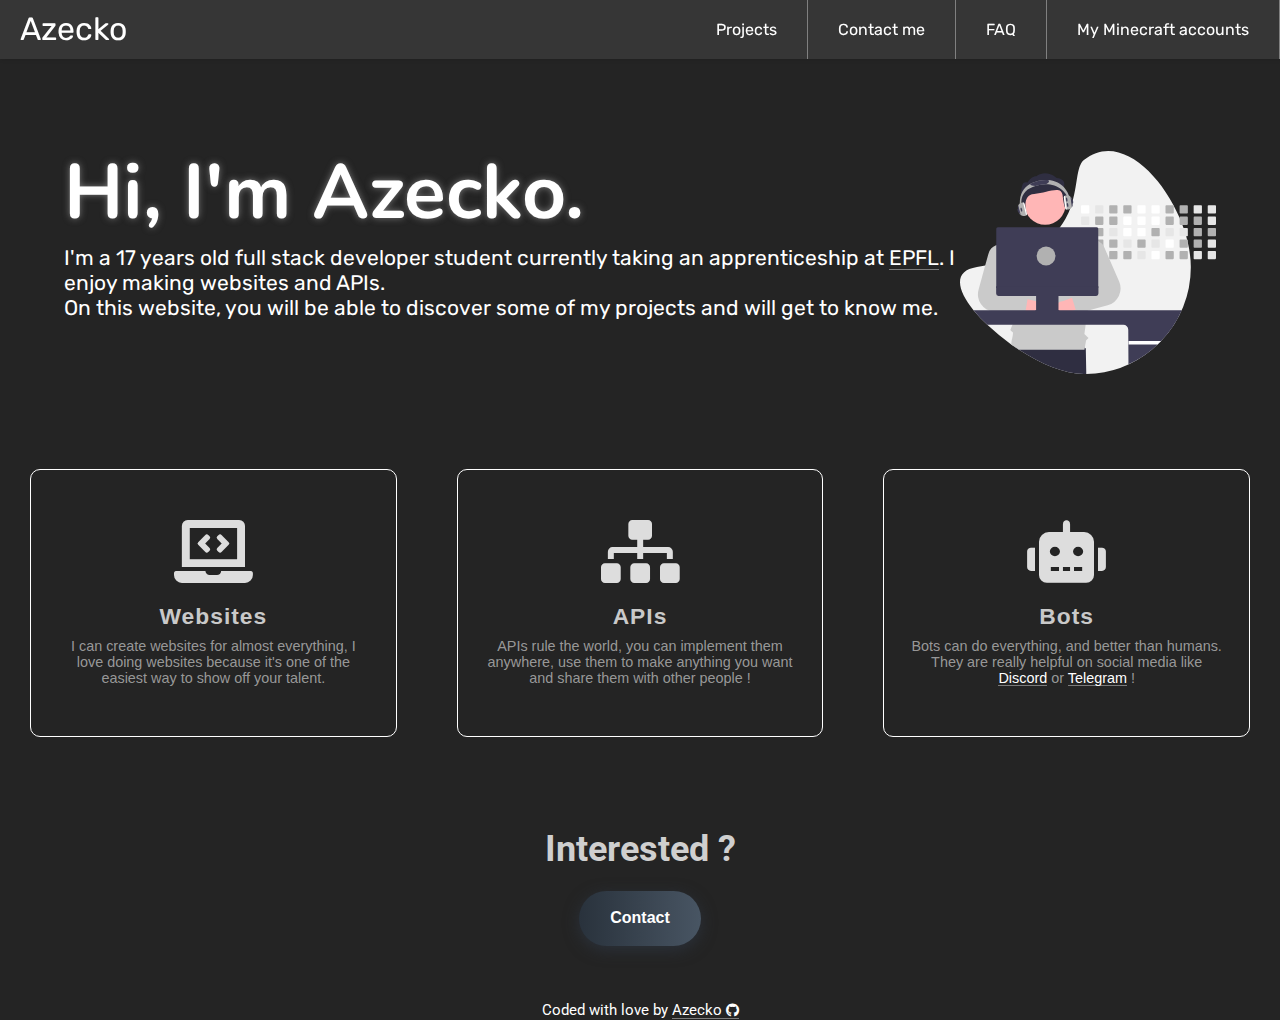
<file: index.html>
<!DOCTYPE html>
<html lang="fr">

<head>
  <meta charset="UTF-8">
  <meta http-equiv="X-UA-Compatible" content="IE=edge">
  <meta name="viewport" content="width=device-width, initial-scale=1.0">
  <title>Azecko</title>
  <link rel="stylesheet" href="styles.css">
  <link rel="preconnect" href="https://fonts.googleapis.com">
  <link rel="preconnect" href="https://fonts.gstatic.com" crossorigin>
  <link href="https://fonts.googleapis.com/css2?family=Rubik&display=swap" rel="stylesheet">
  <link href="https://fonts.googleapis.com/css2?family=Nunito:wght@800&display=swap" rel="stylesheet">
  <link rel="stylesheet" href="https://use.fontawesome.com/releases/v5.6.1/css/all.css">
  <link href="https://fonts.googleapis.com/css2?family=Roboto:wght@700&display=swap" rel="stylesheet">
  <link rel="icon" type="image/x-icon" href="./images/favicon.jpg">
</head>

<body>
  <header class="header">
    <a href="" class="logo">Azecko</a>
    <input class="menu-btn" type="checkbox" id="menu-btn" />
    <label class="menu-icon" for="menu-btn"><span class="navicon"></span></label>
    <ul class="menu">
          <li><a href="./projects.html">Projects</a></li>
          <li><a href="./contact.html">Contact me</a></li>
          <li><a href="./faq.html">FAQ</a></li>
          <li><a href="./minecraftaccounts.html">My Minecraft accounts</a></li>
    </ul>
  </header>

  <section class="welcome" id="about">
    <div class="text">
      <div class="text-2">
        <h1>Hi, I'm Azecko.</h1>
        <p>I'm a 17 years old full stack developer student currently taking an apprenticeship at <a href="https://epfl.ch" target="_blank" class="underline">EPFL</a>. I enjoy making websites and APIs.
        <br>On this website, you will be able to discover some of my projects and will get to know me.</p><br>
      </div>
    </div>
    <div class="developer-image">
      <img src="./images/developer_activity.svg" alt="Developer" class="developer">
    </div>
  </section>

  <section class="services" id="services">
    <div class="s-box-container">
      <div class="s-box">
        <i class="fas fa-laptop-code" style='font-size:7vh; color: rgb(221, 221, 221);'></i>
        <h1>Websites</h1>
        <p>I can create websites for almost everything, I love doing websites because it's one of the easiest way to show off your talent.</p>
      </div>
      <div class="s-box">
        <i class="fas fa-sitemap" style='font-size:7vh; color: rgb(221, 221, 221);'></i>
        <h1>APIs</h1>
        <p>APIs rule the world, you can implement them anywhere, use them to make anything you want and share them with other people !</p>
      </div>
      <div class="s-box">
        <i class="fas fa-robot" style='font-size:7vh; color: rgb(221, 221, 221);'></i>
        <h1>Bots</h1>
        <p>Bots can do everything, and better than humans. They are really helpful on social media like <a class="underline" href="https://discord.com" target="_blank">Discord</a> or <a class="underline" href="https://telegram.org" target="_blank">Telegram</a> !</p>
      </div>
    </div>
  </section>

  <section class="contact">
    <h1>Interested ?</h1>
    <button class="contact-button" onclick="location.href='./contact.html'" type="button">Contact</button>
  </section>

  <br><br><br>

  <footer class="footer">
    <p>Coded with love by <a href="https://github.com/Azecko" target="_blank" class="underline">Azecko <i
          class="fab fa-github" style='font-size:1.5vh'></i> </a></p>
  </footer>

</body>

</html>
</file>
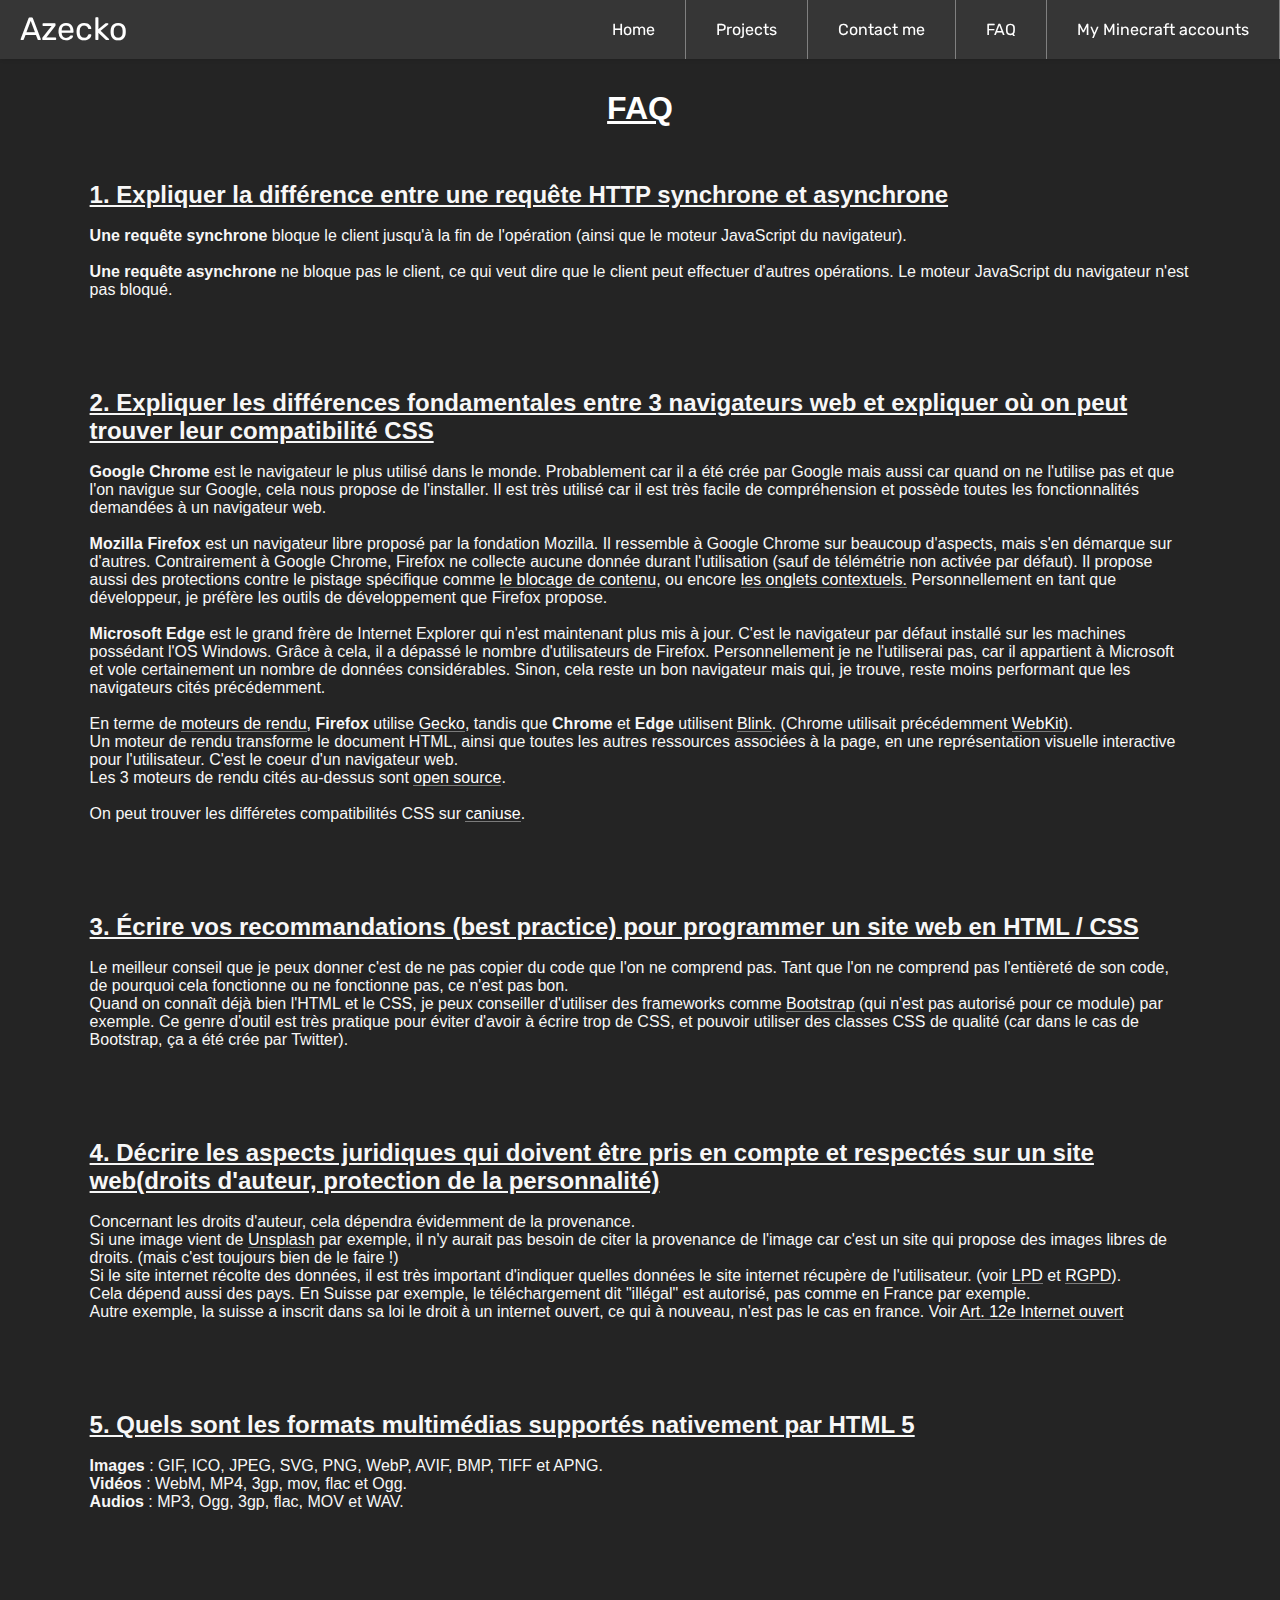
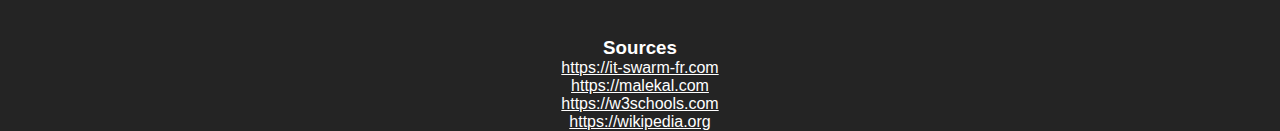
<file: faq.html>
<!DOCTYPE html>
<html lang="fr">

<head>
    <meta charset="UTF-8">
    <meta http-equiv="X-UA-Compatible" content="IE=edge">
    <meta name="viewport" content="width=device-width, initial-scale=1.0">
    <title>FAQ - Azecko</title>
    <link rel="stylesheet" href="styles.css">
    <link href="https://fonts.googleapis.com/css2?family=Rubik&display=swap" rel="stylesheet">
    <link rel="icon" type="image/x-icon" href="./images/favicon.jpg">
</head>

<body>
    <header class="header">
        <a href="./index.html" class="logo">Azecko</a>
        <input class="menu-btn" type="checkbox" id="menu-btn" />
        <label class="menu-icon" for="menu-btn"><span class="navicon"></span></label>
        <ul class="menu">
            <li><a href="./index.html">Home</a></li>
            <li><a href="./projects.html">Projects</a></li>
            <li><a href="./contact.html">Contact me</a></li>
            <li><a href="./faq.html">FAQ</a></li>
            <li><a href="./minecraftaccounts.html">My Minecraft accounts</a></li>
        </ul>
    </header>
    <br><br><br><br><br>
    <div class="faq">
        <h1>FAQ</h1>
        <br><br><br>

        <h2>1. Expliquer la différence entre une requête HTTP synchrone et asynchrone</h2>
        <br>
        <p><strong>Une requête synchrone</strong> bloque le client jusqu'à la fin de l'opération (ainsi que le moteur JavaScript du navigateur).<br><br>
        <strong>Une requête asynchrone</strong> ne bloque pas le client, ce qui veut dire que le client peut effectuer d'autres opérations. Le moteur JavaScript du navigateur n'est pas bloqué.</p>
        <br><br><br><br><br>

        <h2>2. Expliquer les différences fondamentales entre 3 navigateurs web et expliquer où on peut trouver leur compatibilité CSS</h2>
        <br>
        <p><strong>Google Chrome</strong> est le navigateur le plus utilisé dans le monde. Probablement car il a été crée par Google mais aussi car quand on ne l'utilise pas et que l'on navigue sur Google, cela nous propose de l'installer.
        Il est très utilisé car il est très facile de compréhension et possède toutes les fonctionnalités demandées à un navigateur web. <br><br>
        <strong>Mozilla Firefox</strong> est un navigateur libre proposé par la fondation Mozilla. Il ressemble à Google Chrome sur beaucoup d'aspects, mais s'en démarque sur d'autres. Contrairement à Google Chrome, Firefox ne collecte aucune donnée durant l'utilisation (sauf de télémétrie non activée par défaut).
        Il propose aussi des protections contre le pistage spécifique comme <a class="underline" href="https://support.mozilla.org/fr/kb/blocage-contenu-mixte-firefox" target="_blank">le blocage de contenu</a>, ou encore <a class="underline" href="https://support.mozilla.org/fr/kb/conteneurs" target="_blank">les onglets contextuels.</a>
        Personnellement en tant que développeur, je préfère les outils de développement que Firefox propose. <br><br>
        <strong>Microsoft Edge</strong> est le grand frère de Internet Explorer qui n'est maintenant plus mis à jour. C'est le navigateur par défaut installé sur les machines possédant l'OS Windows. Grâce à cela, il a dépassé le nombre d'utilisateurs de Firefox.
        Personnellement je ne l'utiliserai pas, car il appartient à Microsoft et vole certainement un nombre de données considérables. Sinon, cela reste un bon navigateur mais qui, je trouve, reste moins performant que les navigateurs cités précédemment.<br><br>
        En terme de <a class="underline" href="https://fr.wikipedia.org/wiki/Moteur_de_rendu_HTML" target="_blank">moteurs de rendu</a>, <strong>Firefox</strong> utilise <a class="underline" href="https://en.wikipedia.org/wiki/Gecko_(software)" target="_blank">Gecko</a>, tandis que <strong>Chrome</strong> et <strong>Edge</strong> utilisent <a class="underline" href="https://en.wikipedia.org/wiki/Blink_(browser_engine)" target="_blank">Blink</a>. (Chrome utilisait précédemment <a class="underline" href="" target="_blank">WebKit</a>).<br>
        Un moteur de rendu transforme le document HTML, ainsi que toutes les autres ressources associées à la page, en une représentation visuelle interactive pour l'utilisateur. C'est le coeur d'un navigateur web.<br>
        Les 3 moteurs de rendu cités au-dessus sont <a class="underline" href="https://fr.wikipedia.org/wiki/Open_source" target="_blank">open source</a>.<br><br>
        On peut trouver les différetes compatibilités CSS sur <a class="underline" href="https://caniuse.com" target="_blank">caniuse</a>.</p>
        <br><br><br><br><br>

        <h2>3. Écrire vos recommandations (best practice) pour programmer un site web en HTML / CSS</h2>
        <br>
        <p>Le meilleur conseil que je peux donner c'est de ne pas copier du code que l'on ne comprend pas. Tant que l'on ne comprend pas l'entièreté de son code, de pourquoi cela fonctionne ou ne fonctionne pas, ce n'est pas bon.<br>
        Quand on connaît déjà bien l'HTML et le CSS, je peux conseiller d'utiliser des frameworks comme <a class="underline" href="https://getbootstrap.com/" target="_blank">Bootstrap</a> (qui n'est pas autorisé pour ce module) par exemple. Ce genre d'outil est très pratique pour éviter d'avoir à écrire trop de CSS, et pouvoir utiliser des classes CSS de qualité (car dans le cas de Bootstrap, ça a été crée par Twitter).<br></p>
        <br><br><br><br><br>

        <h2>4. Décrire les aspects juridiques qui doivent être pris en compte et respectés sur un site web(droits d'auteur, protection de la personnalité)</h2>
        <br>
        <p>Concernant les droits d'auteur, cela dépendra évidemment de la provenance.<br>
        Si une image vient de <a class="underline" href="https://unsplash.com" target="_blank">Unsplash</a> par exemple, il n'y aurait pas besoin de citer la provenance de l'image car c'est un site qui propose des images libres de droits. (mais c'est toujours bien de le faire !)<br>
        Si le site internet récolte des données, il est très important d'indiquer quelles données le site internet récupère de l'utilisateur. (voir <a class="underline" href="https://www.fedlex.admin.ch/eli/cc/1993/1945_1945_1945/fr" target="_blank">LPD</a> et <a class="underline" href="https://eur-lex.europa.eu/legal-content/FR/TXT/HTML/?uri=CELEX:32016R0679#d1e2207-1-1" target="_blank">RGPD</a>).<br>
        Cela dépend aussi des pays. En Suisse par exemple, le téléchargement dit "illégal" est autorisé, pas comme en France par exemple.<br>
        Autre exemple, la suisse a inscrit dans sa loi le droit à un internet ouvert, ce qui à nouveau, n'est pas le cas en france. Voir <a class="underline" href="https://www.fedlex.admin.ch/eli/cc/1997/2187_2187_2187/fr#art_12_e" target="_blank">Art. 12e Internet ouvert</a></p>
        <br><br><br><br><br>

        <h2>5. Quels sont les formats multimédias supportés nativement par HTML 5</h2>
        <br>
        <p><strong>Images</strong> : GIF, ICO, JPEG, SVG, PNG, WebP, AVIF, BMP, TIFF et APNG.<br>
        <strong>Vidéos</strong> : WebM, MP4, 3gp, mov, flac et Ogg. <br>
        <strong>Audios</strong> : MP3, Ogg, 3gp, flac, MOV et WAV.</p>
    </div>
    <br><br><br><br><br><br><br>

    <div class="sources">
        <h3>Sources</h3>
        <ul>
            <li><a href="https://www.it-swarm-fr.com/fr/webserver/quelle-est-la-difference-entre-une-requete-http-asynchrone-et-synchrone/1073396856/" target="_blank">https://it-swarm-fr.com</a></li>
            <li><a href="https://www.malekal.com/chrome-vs-firefox-quel-est-le-meilleur-lequel-choisir/" target="_blank">https://malekal.com</a></li>
            <li><a href="https://www.w3schools.com/html/html_media.asp" target="_blank">https://w3schools.com</a></li>
            <li><a href="https://wikipedia.org" target="_blank">https://wikipedia.org</a></li>
        </ul>
    </div>
</body>

</html>
</file>
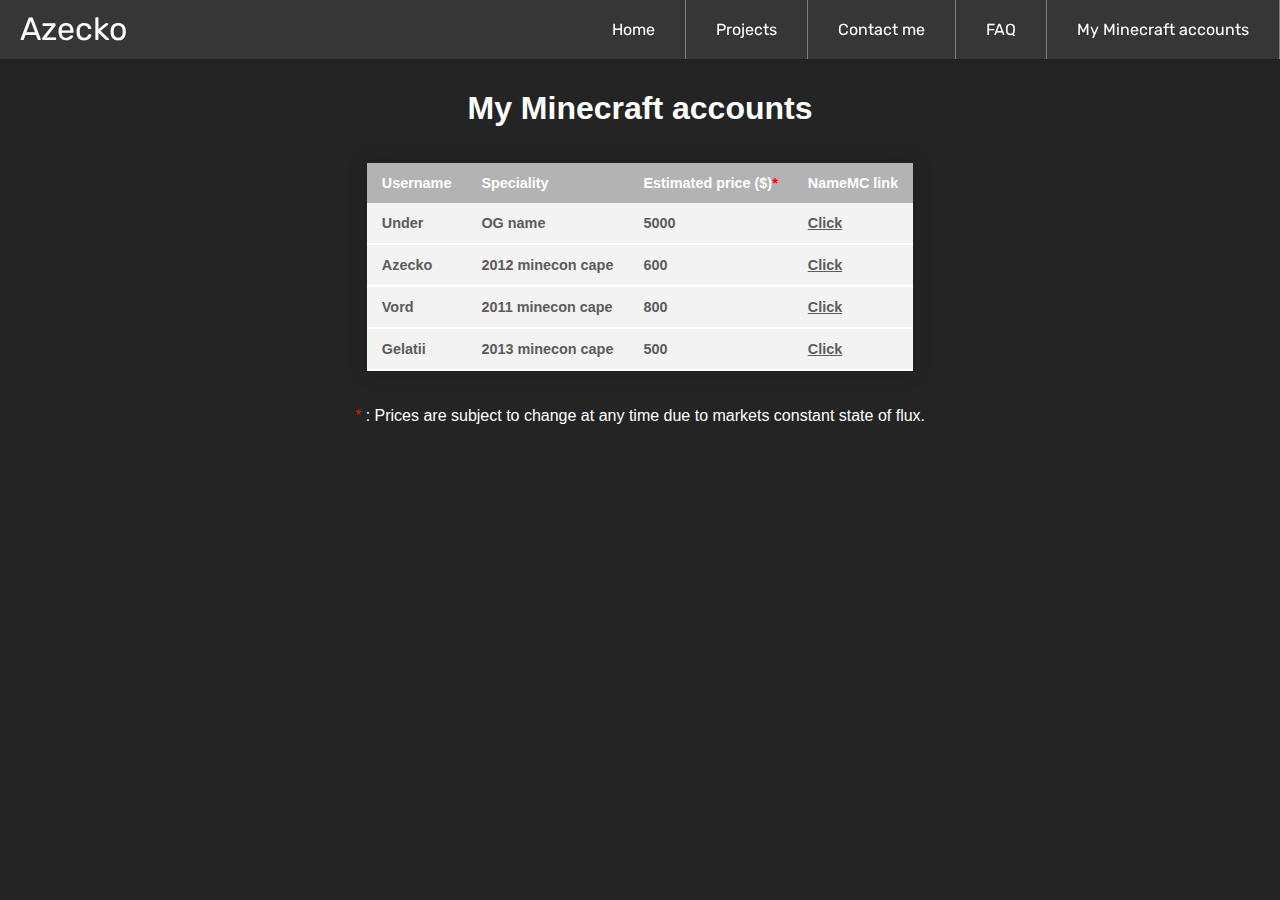
<file: minecraftaccounts.html>
<!DOCTYPE html>
<html lang="en">
<head>
    <meta charset="UTF-8">
    <meta http-equiv="X-UA-Compatible" content="IE=edge">
    <meta name="viewport" content="width=device-width, initial-scale=1.0">
    <title>Minecraft accounts - Azecko</title>
    <link rel="stylesheet" href="styles.css">
    <link href="https://fonts.googleapis.com/css2?family=Rubik&display=swap" rel="stylesheet">
    <link rel="icon" type="image/x-icon" href="./images/favicon.jpg">
</head>
<body>
    <header class="header">
        <a href="./index.html" class="logo">Azecko</a>
        <input class="menu-btn" type="checkbox" id="menu-btn" />
        <label class="menu-icon" for="menu-btn"><span class="navicon"></span></label>
        <ul class="menu">
            <li><a href="./index.html">Home</a></li>
            <li><a href="./projects.html">Projects</a></li>
            <li><a href="./contact.html">Contact me</a></li>
            <li><a href="./faq.html">FAQ</a></li>
            <li><a href="./minecraftaccounts.html">My Minecraft accounts</a></li>
        </ul>
    </header>
    <br><br><br><br><br>
    <div class="minecraft-accounts">
        <h1>My Minecraft accounts</h1><br><br>
        <table class="styled-table sortable">
            <thead>
                <tr>
                    <th>Username</th>
                    <th class="no-sort" style="pointer-events: none;">Speciality</th>
                    <th>Estimated price ($)<span style="color: red;">*</span></th>
                    <th class="no-sort" style="pointer-events: none;">NameMC link</th>
                </tr>
            </thead>
            <tbody>
                <tr class="active-row">
                    <td>Under</td>
                    <td>OG name</td>
                    <td>5000</td>
                    <td><a href="https://namemc.com/Under" target="_blank">Click</a></td>
                </tr>
                <tr class="active-row">
                    <td>Azecko</td>
                    <td>2012 minecon cape</td>
                    <td>600</td>
                    <td><a href="https://namemc.com/Azecko" target="_blank">Click</a></td>
                </tr>
                <tr class="active-row">
                    <td>Vord</td>
                    <td>2011 minecon cape</td>
                    <td>800</td>
                    <td><a href="https://namemc.com/vord" target="_blank">Click</a></td>
                </tr>
                <tr class="active-row">
                    <td>Gelatii</td>
                    <td>2013 minecon cape</td>
                    <td>500</td>
                    <td><a href="https://namemc.com/Gelatii" target="_blank">Click</a></td>
                </tr>
            </tbody>
        </table><br><br>
        <p><span style="color: red;">*</span> : Prices are subject to change at any time due to markets constant state of flux.</p>
    </div> 
    <link href="https://tofsjonas.github.io/sortable/sortable.css" rel="stylesheet" />
    <script src="https://tofsjonas.github.io/sortable/sortable.js"></script>
</body>
</html>
</file>
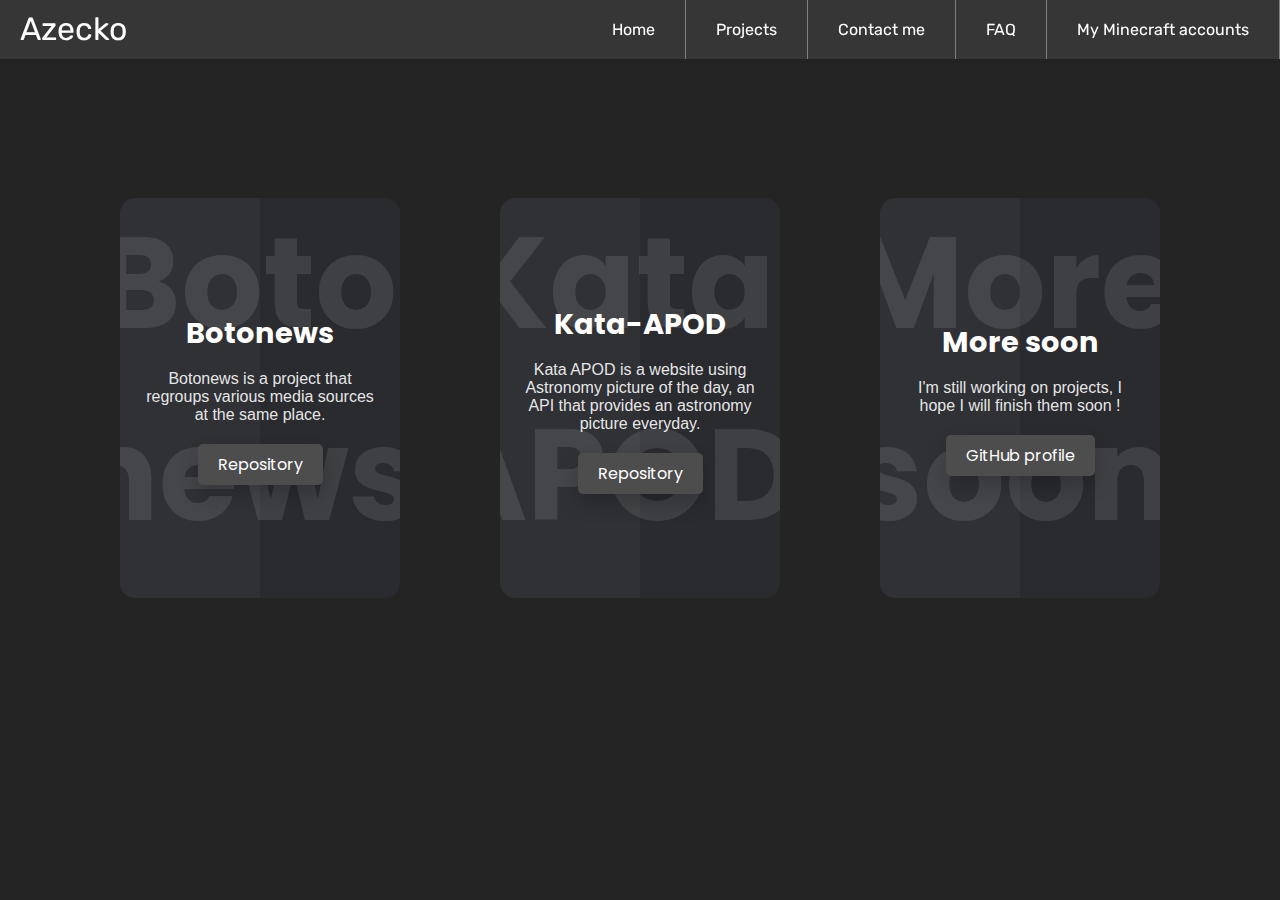
<file: projects.html>
<!DOCTYPE html>
<html lang="en">
<head>
    <meta charset="UTF-8">
    <meta http-equiv="X-UA-Compatible" content="IE=edge">
    <meta name="viewport" content="width=device-width, initial-scale=1.0">
    <title>Projects - Azecko</title>
    <link href="https://fonts.googleapis.com/css2?family=Rubik&display=swap" rel="stylesheet">
    <link href="https://fonts.googleapis.com/css2?family=Poppins:wght@300;400;500;700;800&display=swap" rel="stylesheet">
    <link rel="stylesheet" href="styles.css">
    <link rel="icon" type="image/x-icon" href="./images/favicon.jpg">
</head>
<body>
    <header class="header">
        <a href="./index.html" class="logo">Azecko</a>
        <input class="menu-btn" type="checkbox" id="menu-btn" />
        <label class="menu-icon" for="menu-btn"><span class="navicon"></span></label>
        <ul class="menu">
            <li><a href="./index.html">Home</a></li>
            <li><a href="./projects.html">Projects</a></li>
            <li><a href="./contact.html">Contact me</a></li>
            <li><a href="./faq.html">FAQ</a></li>
            <li><a href="./minecraftaccounts.html">My Minecraft accounts</a></li>
        </ul>
    </header>
    <br><br><br><br><br><br>
    <div class="container-projects">
        <div class="card">
            <div class="box">
                <div class="content">
                    <h2>Boto<br>news</h2>
                    <h3>Botonews</h3>
                    <p>Botonews is a project that regroups various media sources at the same place.</p>
                    <a href="https://github.com/Azecko/botonews-1" target="_blank">Repository</a>
                </div>
            </div>
        </div>

        <div class="card">
            <div class="box">
                <div class="content">
                    <h2>Kata<br>APOD</h2>
                    <h3>Kata-APOD</h3>
                    <p>Kata APOD is a website using Astronomy picture of the day, an API that provides an astronomy picture everyday.</p>
                    <a href="https://github.com/Azecko/Kata-APOD" target="_blank">Repository</a>
                </div>
            </div>
        </div>

        <div class="card">
            <div class="box">
                <div class="content">
                    <h2>More<br>soon</h2>
                    <h3>More soon</h3>
                    <p>I'm still working on projects, I hope I will finish them soon !</p>
                    <a href="https://github.com/Azecko" target="_blank">GitHub profile</a>
                </div>
            </div>
        </div>
    </div>
</body>

</html>
</file>
<file: styles.css>
/* UTILITAIRES */
* {
  margin: 0;
  padding: 0;
  box-sizing: border-box;
}
a {
  text-decoration: none;
}
li {
  list-style: none;
}
html {
  height: 100%;
  background-color: rgb(36, 36, 36);
}

/* header */

.header {
  background-color: rgb(54, 54, 54);
  box-shadow: 1px 1px 4px 0 rgba(0,0,0,.1);
  width: 100%;
  position: fixed;
  z-index: 1;
}

.header ul {
  margin: 0;
  padding: 0;
  list-style: none;
  overflow: hidden;
  background-color: rgb(54, 54, 54);
}

.header li a {
  display: block;
  padding: 20px 20px;
  border-right: 1px solid #808080;
  text-decoration: none;
  color: rgb(255, 255, 255);
  font-family: 'Rubik';
  transition: 0.3s;
}

.header li a:hover,
.header .menu-btn:hover {
  background-color: #686868;
}

.header .logo {
  display: block;
  float: left;
  font-size: 2em;
  padding: 10px 20px;
  text-decoration: none;
  color:rgb(255, 255, 255);
  font-family: 'Rubik';
}

/* menu */

.header .menu {
  clear: both;
  max-height: 0;
  transition: max-height .2s ease-out;
}

/* menu icon */

.header .menu-icon {
  cursor: pointer;
  display: inline-block;
  float: right;
  padding: 28px 20px;
  position: relative;
  user-select: none;
}

.header .menu-icon .navicon {
  background: rgb(255, 255, 255);
  display: block;
  height: 2px;
  position: relative;
  transition: background .2s ease-out;
  width: 18px;
}

.header .menu-icon .navicon:before,
.header .menu-icon .navicon:after {
  background: rgb(255, 255, 255);
  content: '';
  display: block;
  height: 100%;
  position: absolute;
  transition: all .2s ease-out;
  width: 100%;
}

.header .menu-icon .navicon:before {
  top: 5px;
}

.header .menu-icon .navicon:after {
  top: -5px;
}

/* menu btn */

.header .menu-btn {
  display: none;
}

.header .menu-btn:checked ~ .menu {
  max-height: 300px;
}

.header .menu-btn:checked ~ .menu-icon .navicon {
  background: transparent;
}

.header .menu-btn:checked ~ .menu-icon .navicon:before {
  transform: rotate(-45deg);
}

.header .menu-btn:checked ~ .menu-icon .navicon:after {
  transform: rotate(45deg);
}

.header .menu-btn:checked ~ .menu-icon:not(.steps) .navicon:before,
.header .menu-btn:checked ~ .menu-icon:not(.steps) .navicon:after {
  top: 0;
}

/* 48em = 768px */

@media (min-width: 55em) {
  .header li {
    float: left;
  }
  .header li a {
    padding: 20px 30px;
  }
  .header .menu {
    clear: none;
    float: right;
    max-height: none;
  }
  .header .menu-icon {
    display: none;
  }
}

/* "Main" */
.welcome {
  height: 100%;
  padding-top: 100px;
  display: flex;
  justify-content: space-around;
  margin-right: 5%;
  margin-left: 5%;
}

.welcome h1 {
  font-family: "Nunito", sans-serif;
  font-size: clamp(2rem, 6vw, 5rem);
  color: rgb(255, 255, 255);
  text-shadow: 0 0 7px rgb(119, 119, 119);
}

.welcome p {
  font-family: "Rubik", sans-serif;
  font-size: calc(0.75em + 1vmin);
  color: white;
  text-align: left;
}

.text {
  display: flex;
  align-items: center;
  justify-content: center;
}

.developer {
  width: 20vw;
  margin-top: 4vw;
}

/* Helping class */
.underline {
  box-shadow: inset 0 -1px 0 hsla(0, 0%, 100%, 0.4);
  text-decoration: none;
  color: white;
}

/* sercices cards */
.services{
	width:100%;
	height: 50vh;
	display: flex;
	flex-direction: column;
	justify-content: space-evenly;
	align-items: center;
}
.s-heading{
	text-align:center;
}
.s-heading h4{
	color:#ffffff;
	font-size: 500px;
	margin: 0px;
  font-family: "Roboto", sans-serif
}
.s-heading p{
	color: rgba(223, 223, 223, 0.6);
	font-size: calc(5px + 1vw);
	margin: 5px;
	text-align: center;
}
.s-box-container{
	width:100%;
	display: flex;
	justify-content: center;
	align-items: center;
}
.s-box{
	display:flex;
	flex-direction: column;
	justify-content: center;
	align-items: center;
	border-radius: 10px;
	width:30rem;
	padding: 20px 25px;
	height: 100%;
	box-sizing: border-box;
	margin: 30px;
  border: 0.1px solid white;
}
.s-box i{
	margin-bottom: 20px;
}
.s-box h1{
	color:#c9c9c9;
	letter-spacing: 1px;
	font-size: calc(10px + 1vw);
	margin-bottom: 8px;
  font-family: 'Calibri', sans-serif;
	
}
.s-box p{
	color: rgba(167, 167, 167, 0.9);
	text-align: center;
  font-family: 'Calibri', sans-serif;
  font-size: 90%
}
.s-box:hover{
	box-shadow: 2px 2px 30px rgba(255, 255, 255, 0.08);
	transition: all ease 0.3s;
}
.s-box:hover .bar{
	display: block;
}
@media(max-width:1050px){
	.s-box-container{
		flex-wrap: wrap;
		
	}	
	.services{
		height: auto;
	}
	.s-heading{
		margin: 15px;
	}
	.s-box{
		flex-grow: 1;
	}
}

/* Contact section */
.contact {
  width: 100%;
  display: flex;
  justify-content: center;
  align-items: center;
  flex-direction: column;
}

.contact h1 {
  font-family: "Roboto", sans-serif;
  font-size: 4vh;
  color: rgb(207, 207, 207);
  margin-bottom: 1.3rem;
}

.contact-button {
  width: calc(110px + 1vw);
  font-size: 16px;
  font-weight: 600;
  color: #fff;
  cursor: pointer;
  height: 55px;
  text-align:center;
  border: none;
  background-size: 300% 100%;
  border-radius: 50px;
  transition: all .4s ease-in-out;
}

.contact-button:hover {
  background-position: 100% 0;
  transition: all .4s ease-in-out;
}

.contact-button:focus {
  outline: none;
}

.contact-button {
    background-image: linear-gradient(
      to right,
      #29323c,
      #485563,
      #2b5876,
      #4e4376
    );
    box-shadow: 0 4px 15px 0 rgba(45, 54, 65, 0.75);
  }

/* FOOTER */
.footer p, a {
  color: white;
  text-decoration: none;
}

.footer {
  display: flex;
  line-height: 1.3;
  font-family: Menlo, monospace;
  font-size: calc(0.4em + 1vmin);
  margin-bottom: 15px;
  justify-content: center;
}
/* Contact page */
.container {
  display: flex;
  flex-direction: column;
  align-items: center;
  width: 500px;
  margin: 10vh auto;
  padding: 15px;
  border-radius: 15px;
  border: none;
  box-shadow: 0 0 15px rgb(255, 255, 255);
  background-color: rgb(199, 199, 199);
}

.container h2 {
  font-family: Arial, sans-serif;
  color: rgb(0, 0, 0);
}

.radios {
  display: flex;
}

.radio {
  flex: 1 0 auto;
  display: flex;
  flex-direction: row;
  align-items: center;
  justify-content: space-around;
}

form {
  display: flex;
  flex-direction: column;
  align-items: center;
  width: 90%;
}

input, select {
  width: 100%;
  margin: 5px 0;
  height: 35px;
  font-size: 17px;
  text-align: center;
  outline: none;
  border-radius: 15px;
  border: none;
  background: rgb(235, 228, 228);
}

input[type=checkbox], input[type=radio] {
  width: 15px;
  height: auto;
}

label {
  font-family: "Roboto", sans-serif;
}

textarea {
  width: 100%;
  margin: 5px 0;
  font-size: 17px;
  text-align: center;
  outline: none;
  border-radius: 15px;
  border: none;
  background: rgb(235, 228, 228);
}
input[type=submit]{
  margin: 10px auto;
  width: 120px;
  background: rgb(63, 63, 63);
  color: white;
  cursor: pointer;
  transition: 0.3s;
}
input[type=submit]:hover{
background: rgb(46, 46, 46);
}
@media screen and (max-width:600px) {
  .container{
      width: 90%;
  }
}

/* FAQ page */
.faq {
  width: 100%;
}

.faq h1 {
  text-decoration: underline;
  color: white;
  font-family: "Roboto", sans-serif;
  text-align: center;
}

.faq h2 {
  text-decoration: underline;
  padding: 0 7vw;
  font-family: "Roboto", sans-serif;
  color: rgb(247, 247, 247);
  text-align: left;
}

.faq p {
  font-family: "Roboto", sans-serif;
  text-align: left;
  color: rgb(247, 247, 247);
  padding: 0 7vw;
}

.sources h3 {
  padding: 0 2vw;
  font-family: "Roboto", sans-serif;
  color: white;
}

.sources {
  text-align: center;
  height: 3vw;
}

.sources li {
  padding: 0 2vw;
  font-family: "Roboto", sans-serif;
}

.sources a {
  text-decoration: underline;
}

/* Minecraft accounts table page */
.minecraft-accounts h1, p {
  text-align: center;
  font-family: "Roboto", sans-serif;
  color: white;
}

.minecraft-accounts p {
  padding: 0 4vw;
}

.styled-table {
  border-collapse: collapse;
  margin: auto;
  font-size: 0.9em;
  font-family: sans-serif;
  min-width: 400px;
  box-shadow: 0 0 20px rgba(0, 0, 0, 0.15);
}

.styled-table thead tr {
  background-color: #b3b3b3;
  color: #ffffff;
  text-align: left;
}

.styled-table th,
.styled-table td {
    padding: 12px 15px;
}

.styled-table tbody tr {
  border-bottom: 1px solid #dddddd;
}

.styled-table tbody {
  background-color: #f3f3f3;
}

.styled-table tbody tr {
  border-bottom: 2px solid #ffffff;
}

.styled-table tbody tr.active-row {
  font-weight: bold;
  color: #5c5c5c;
}

.styled-table a {
  font-weight: bold;
  color: #5c5c5c;
  text-decoration: underline;
}

/* Projects page */
 .container-projects {
  display: flex;
  justify-content: center;
  align-items: center;
  flex-wrap: wrap;
  margin: 40px 0;
  width: 100vw;
  font-family: "Poppins", sans-serif;
}

 .container-projects .card {
  position: relative;
  min-width: 320px;
  height: 440px;
  border-radius: 15px;
  margin: 30px;
  transition: 0.5s;
}

 .container-projects .card:nth-child(1) .box .content a {
  background: #4d4d4d;
}

 .container-projects .card:nth-child(2) .box .content a {
  background: #4d4d4d;
}

 .container-projects .card:nth-child(3) .box .content a {
  background: #4d4d4d;
}

 .container-projects .card .box {
  position: absolute;
  top: 20px;
  left: 20px;
  right: 20px;
  bottom: 20px;
  background: #2a2b2f;
  border-radius: 15px;
  display: flex;
  justify-content: center;
  align-items: center;
  overflow: hidden;
  transition: 0.5s;
}

 .container-projects .card .box:hover {
  transform: scale(1.05)
}

 .container-projects .card .box:before {
  content: "";
  position: absolute;
  top: 0;
  left: 0;
  width: 50%;
  height: 100%;
  background: rgba(255, 255, 255, 0.03);
}

 .container-projects .card .box .content {
  padding: 20px;
  text-align: center;
}

 .container-projects .card .box .content h2 {
  position: absolute;
  top: -10px;
  right: -20px;
  font-size: 8rem;
  color: rgba(255, 255, 255, 0.1);
}

 .container-projects .card .box .content h3 {
  font-size: 1.8rem;
  color: #fff;
  transition: 0.5s;
  margin-bottom: 15px;
}

 .container-projects .card .box .content p {
  font-size: 1rem;
  font-weight: 300;
  color: rgba(255, 255, 255, 0.9);
  transition: 0.5s;
}

 .container-projects .card .box .content a {
  position: relative;
  display: inline-block;
  padding: 8px 20px;
  background: black;
  border-radius: 5px;
  text-decoration: none;
  color: white;
  margin-top: 20px;
  box-shadow: 0 10px 20px rgba(0, 0, 0, 0.2);
  transition: 0.5s;
}
 .container-projects .card .box .content a:hover {
  box-shadow: 0 10px 20px rgba(0, 0, 0, 0.6);
  background: #fff;
  color: #000;
}
</file>
